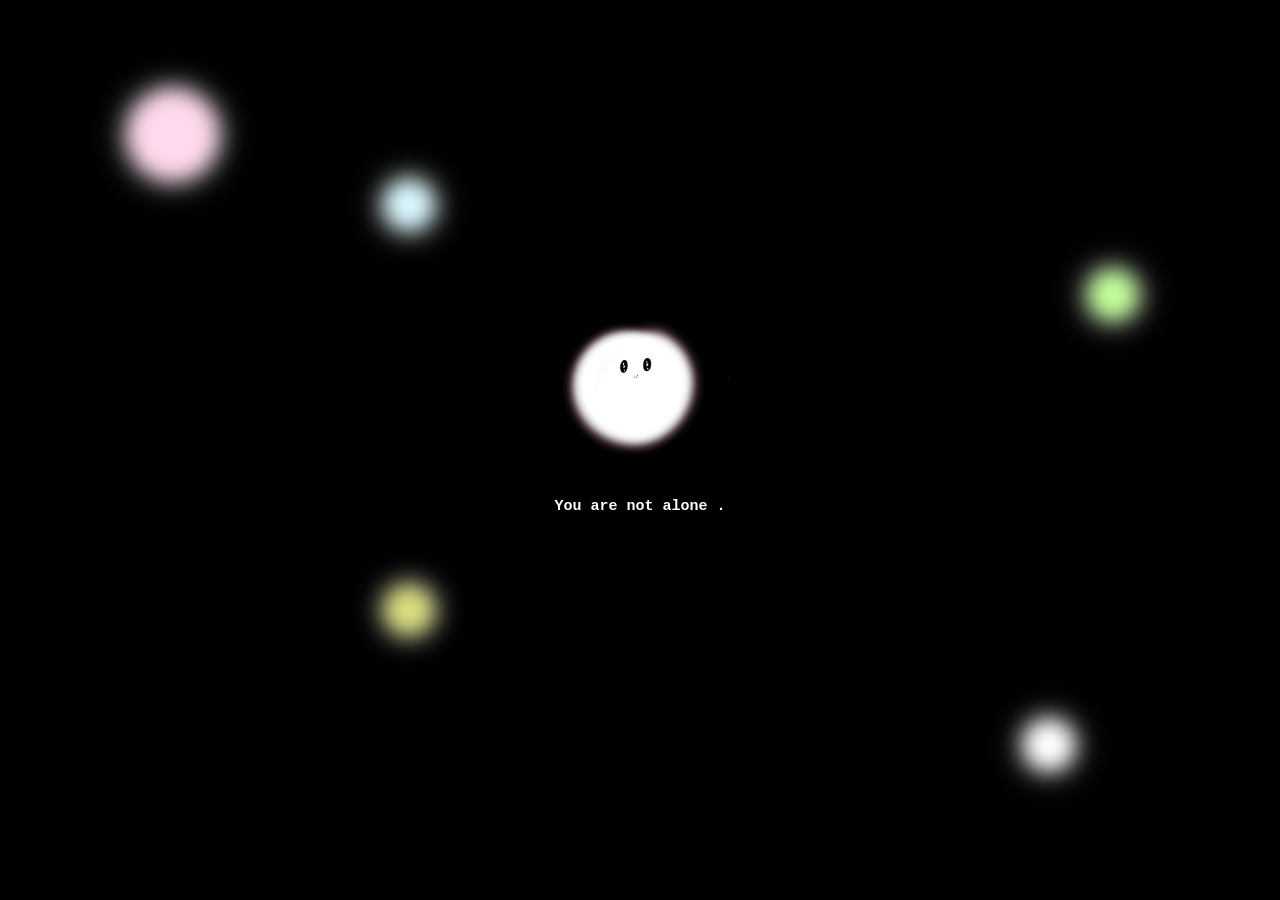
<file: index.html>
<!DOCTYPE html>
<html lang="en">
<head>
    <meta charset="UTF-8">
    <meta name="viewport" content="width=device-width, initial-scale=1.0">
    <link rel="stylesheet" href="css/welcome.css">
      <link rel="icon" type="image/png" href="assets/images/smile.PNG">
    <title>Hikari</title>
</head>
<body>


<div class="main-background">
  <div class="firefly one"></div>
   <div class="firefly two"></div>
   <div class="firefly three"></div>
  <div class="firefly four"></div>
  <div class="firefly five"></div>
  

</div>
    <div class="main-container">

<img src="assets/images/smiley.PNG"  id="hikari-smile">

<h2 id="welcome">You are not alone . </h2>

<button id="begin">Begin</button>


    </div>
     <script src="js/welcome.js"></script>
</body>
</html>
</file>
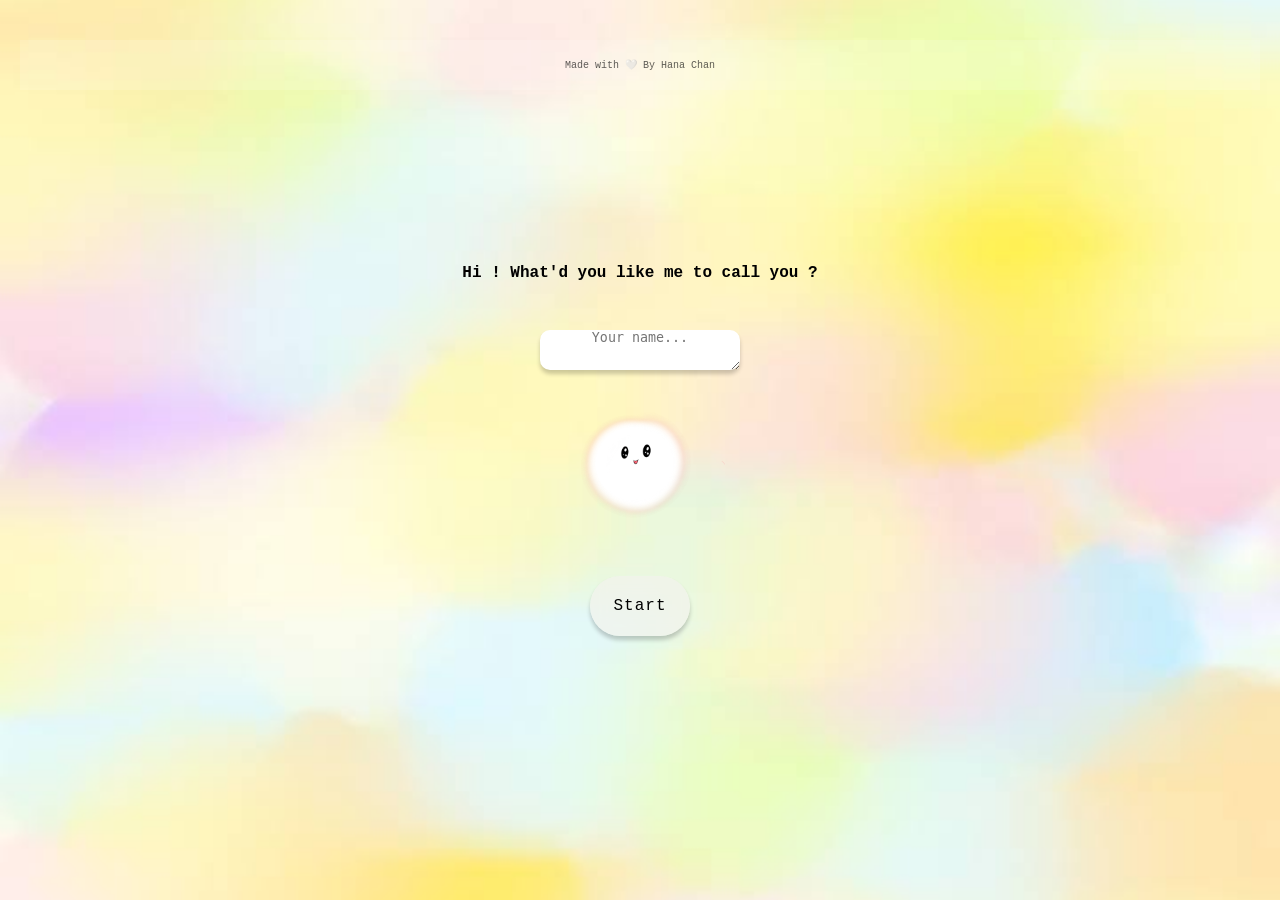
<file: home.html>
<!DOCTYPE html>
<html lang="en">
<head>
    <meta charset="UTF-8">
    <meta name="viewport" content="width=device-width, initial-scale=1.0">
     <link rel="stylesheet" href="css/mood.css">
     <link rel="icon" type="image/png" href="assets/images/smile.PNG">
     
    <title>Hikari</title>
</head>
<body>
<div  class="home-container">

    <!--*************************Mood Check*************************-->
<div class="mood-container">
    <h1 id="hi"></h1>
    <h2 id="title">Which Hikari looks like you today? </h2>
    <div class="main-container">



  <div class="img-container"> 

    <img src="assets/images/cryH.PNG" data-mood="cry" class="mood">
    <img src="assets/images/sad.PNG" data-mood="sad" class="mood">
    <img src="assets/images/mad.PNG" data-mood="mad" class="mood">
    <img src="assets/images/smile.PNG" data-mood="smile" class="mood">
    <img src="assets/images/happy.PNG" data-mood="happy" class="mood">




  </div>


  <p id="message"></p>
  




    </div>
</div>
      <!--************************* End Of Mood Check*************************-->






          <!--*************************  Buttons *************************-->
<div class="buttons">

    
        <a href="html/affirmations.html" class=" btn aff-btn"> Affirmations </a>

        <a href="html/journal.html" class=" btn journal-btn"> Journal </a>


        <a href="html/sounds.html" class="btn  sounds-btn"> Sounds </a>

          <a href="html/gamesMain.html" class="btn games-btn"> Games </a>


          
          

         

    
        </div>















          
          <!--************************* End Of  Buttons *************************-->


</div>

               <!--************************* Enter your name *************************-->

      <div class="name-screen">

               <h2 id="enter">Hi ! What'd you like me to call you ?  </h2>
                <textarea id="area" placeholder="Your name..."></textarea>

                 <img src="assets/images/happy.PNG"  id="hikari-happy">

                 <button id="start">Start</button>
     </div>
                 <!--************************* End of Enter your name *************************-->


                 <footer>Made with 🤍 By Hana Chan</footer>
    <script src="js/mood.js"></script>
     
   <script src="js/homeName.js"></script>

    
</body>
</html>
</file>
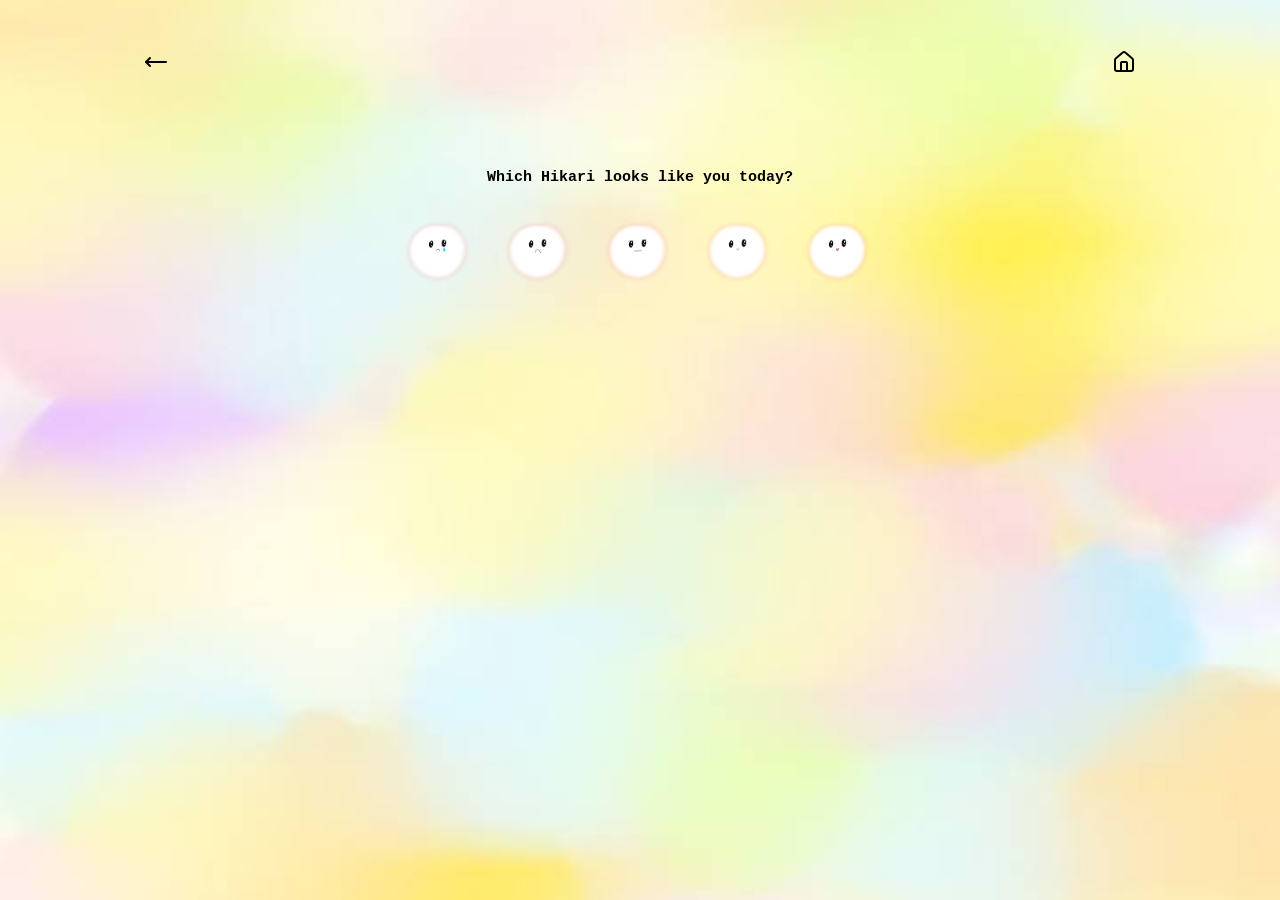
<file: mood.html>
<!DOCTYPE html>
<html lang="en">
<head>
    <meta charset="UTF-8">
    <meta name="viewport" content="width=device-width, initial-scale=1.0">
    <link rel="stylesheet" href="../css/mood.css">
    <link rel="stylesheet" href="../nav.css">
    <div class="nav-buttons">
    <div class="go-back"><svg xmlns="http://www.w3.org/2000/svg" width="24" height="24" viewBox="0 0 24 24" fill="none" stroke="currentColor" stroke-width="2" stroke-linecap="round" stroke-linejoin="round" class="lucide lucide-move-left-icon lucide-move-left"><path d="M6 8L2 12L6 16"/><path d="M2 12H22"/></svg></div>
    <div class="home" data-home="../home.html"><svg xmlns="http://www.w3.org/2000/svg" width="24" height="24" viewBox="0 0 24 24" fill="none" stroke="currentColor" stroke-width="2" stroke-linecap="round" stroke-linejoin="round" class="lucide lucide-house-icon lucide-house"><path d="M15 21v-8a1 1 0 0 0-1-1h-4a1 1 0 0 0-1 1v8"/><path d="M3 10a2 2 0 0 1 .709-1.528l7-6a2 2 0 0 1 2.582 0l7 6A2 2 0 0 1 21 10v9a2 2 0 0 1-2 2H5a2 2 0 0 1-2-2z"/></svg></div>
</div>

    <title>Mood</title>
</head>
<body>
<div class="mood-container">
    <h2 id="title">Which Hikari looks like you today? </h2>
    <div class="main-container">



  <div class="img-container"> 

    <img src="../assets/images/cryH.PNG" data-mood="cry" class="mood">
    <img src="../assets/images/sad.PNG" data-mood="sad" class="mood">
    <img src="../assets/images/mad.PNG" data-mood="mad" class="mood">
    <img src="../assets/images/smile.PNG" data-mood="smile" class="mood">
    <img src="../assets/images/happy.PNG" data-mood="happy" class="mood">




  </div>


  <p id="message"></p>
  

</div>


    </div>
    <script src="../js/mood.js"></script>
    
</body>
</html>
</file>
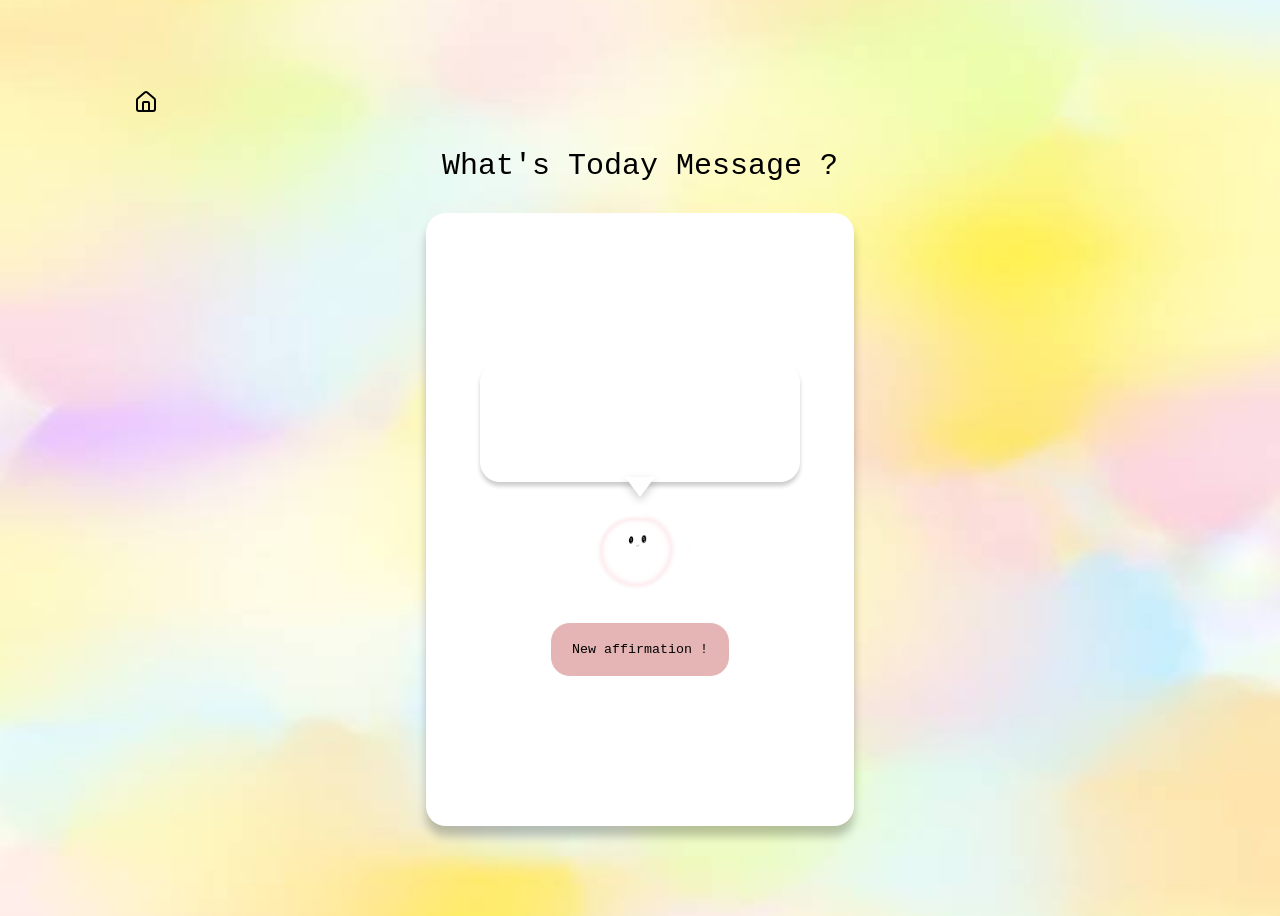
<file: html/affirmations.html>
<!DOCTYPE html>
<html lang="en">
<head>
    <meta charset="UTF-8">
    <meta name="viewport" content="width=device-width, initial-scale=1.0">
    <link rel="stylesheet" href="../css/aff.css">
     <link rel="stylesheet" href="../nav.css">
      <link rel="icon" type="image/png" href="../assets/images/smile.PNG">
    <title>Affirmations</title>
</head>
<body>
    <div class="home-button">
    
    <div class="home" data-home="../home.html"><svg xmlns="http://www.w3.org/2000/svg" width="24" height="24" viewBox="0 0 24 24" fill="none" stroke="currentColor" stroke-width="2" stroke-linecap="round" stroke-linejoin="round" class="lucide lucide-house-icon lucide-house"><path d="M15 21v-8a1 1 0 0 0-1-1h-4a1 1 0 0 0-1 1v8"/><path d="M3 10a2 2 0 0 1 .709-1.528l7-6a2 2 0 0 1 2.582 0l7 6A2 2 0 0 1 21 10v9a2 2 0 0 1-2 2H5a2 2 0 0 1-2-2z"/></svg></div>
</div>

    <div class="title">What's Today Message ?</div>

     <div class="main-container">
<div class="display"></div>


<img src="../assets/images/smiley.PNG"  id="hikari-smile">
 <button class="new-affirmation"> New affirmation !</button>

     </div>



     <script src="../js/aff.js"></script>
       <script src="../navigation.js"></script>
</body>
</html>
</file>
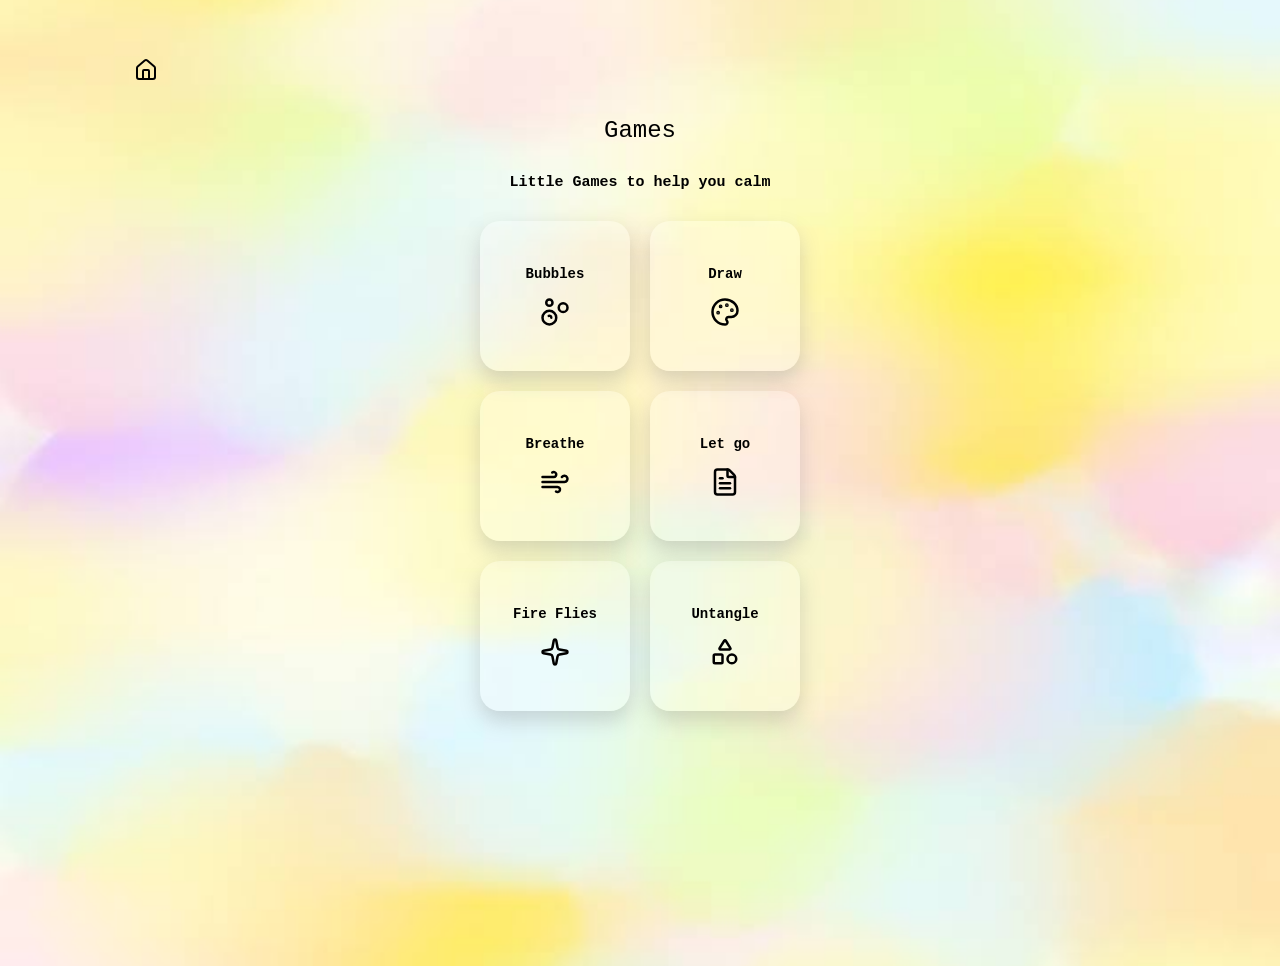
<file: html/gamesMain.html>
<!DOCTYPE html>
<html lang="en">
<head>
    <meta charset="UTF-8">
    <meta name="viewport" content="width=device-width, initial-scale=1.0">
    <title> Little Games</title>
    <link rel="stylesheet" href="../css/gamesmain.css">
    <link rel="stylesheet" href="../nav.css">
     <link rel="icon" type="image/png" href="../assets/images/smile.PNG">
</head>
<body>
            <div class="home-button">
    
    <div class="home" data-home="../home.html"><svg xmlns="http://www.w3.org/2000/svg" width="24" height="24" viewBox="0 0 24 24" fill="none" stroke="currentColor" stroke-width="2" stroke-linecap="round" stroke-linejoin="round" class="lucide lucide-house-icon lucide-house"><path d="M15 21v-8a1 1 0 0 0-1-1h-4a1 1 0 0 0-1 1v8"/><path d="M3 10a2 2 0 0 1 .709-1.528l7-6a2 2 0 0 1 2.582 0l7 6A2 2 0 0 1 21 10v9a2 2 0 0 1-2 2H5a2 2 0 0 1-2-2z"/></svg></div>
</div>

<div class="title">Games</div>
<div class="desc">Little Games to help you calm</div>
    <div class="cards">
    <a class=" card bubble" href="../html/games/bubble.html">
    <span>Bubbles</span>
    <img src="../assets/icons/bubbles.svg" alt="Bubbles">
</a>

<a class=" card draw" href="../html/games/draw.html">
    <span>Draw</span>
    <img src="../assets/icons/palette.svg" alt="Draw">
</a>

<a class=" card breath" href="../html/games/breath.html">
    <span>Breathe</span>
    <img src="../assets/icons/wind.svg" alt="Breathe">
</a>

<a class="card letgo" href="../html/games/letgo.html">
    <span>Let go</span>
    <img src="../assets/icons/file-text.svg" alt="Let go">
</a>

<a class="card stars" href="../html/games/fireflies.html">
    <span>Fire Flies</span>
    <img src="../assets/icons/sparkle.svg" alt="Stars">
</a>

<a class="card untangle" href="../html/games/untangle.html">
    <span>Untangle</span>
    <img src="../assets/icons/shapes.svg" alt="Untangle">
</a>
    </div>

     <script src="../navigation.js"></script>
</body>
</html>
</file>
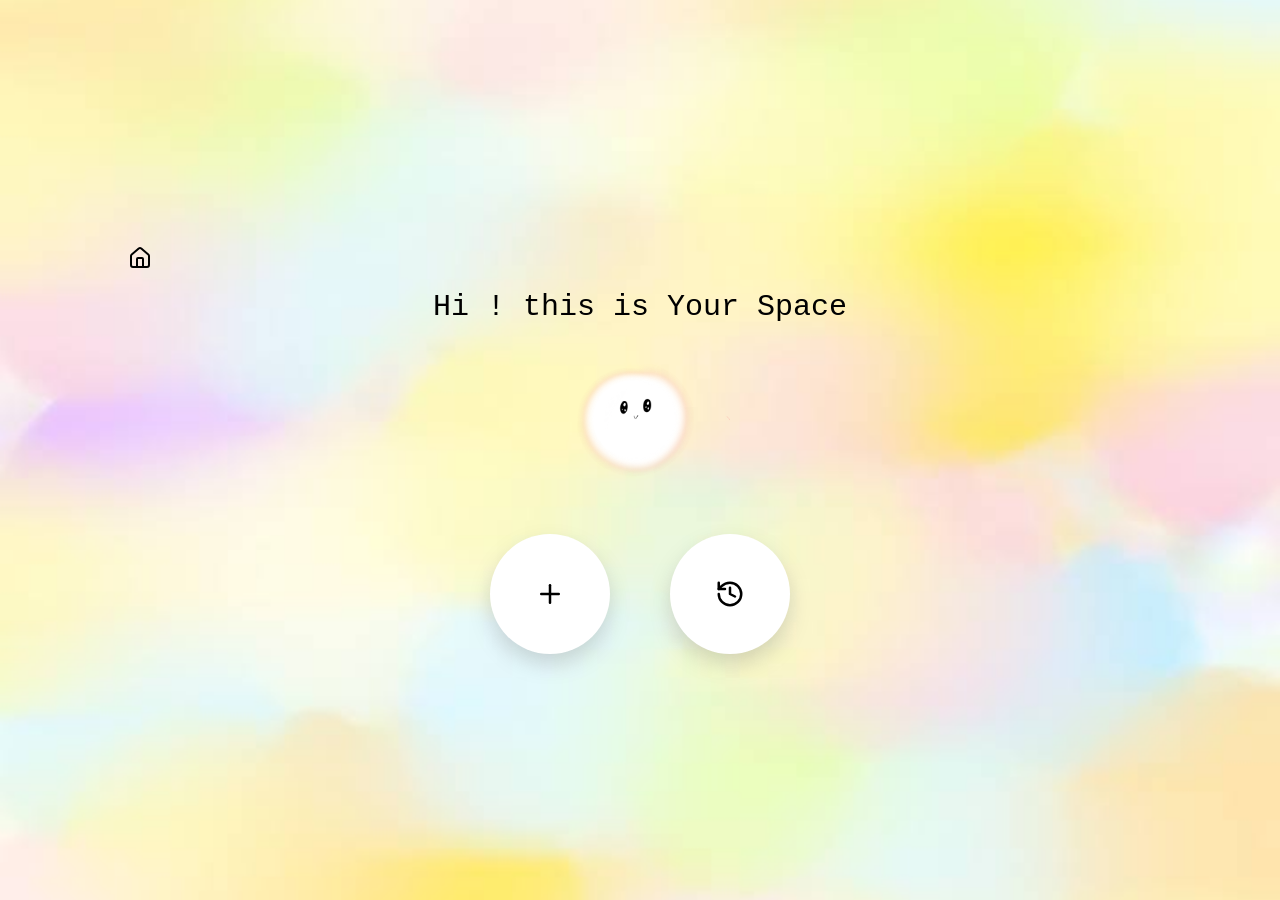
<file: html/journal.html>
<!DOCTYPE html>
<html lang="en">
<head>
    <meta charset="UTF-8">
    <meta name="viewport" content="width=device-width, initial-scale=1.0">
    <link rel="stylesheet" href="../css/styleJ.css">
    <link rel="stylesheet" href="../nav.css">
     <link rel="icon" type="image/png" href="../assets/images/smile.PNG">
    <title>My Journal</title>
</head>
<body>



     <!----------------------------Start of Journal screen---------------------------->
    <div class="journal-screen">

            <div class="nav-buttons">
    <div class="go-back"><svg xmlns="http://www.w3.org/2000/svg" width="24" height="24" viewBox="0 0 24 24" fill="none" stroke="currentColor" stroke-width="2" stroke-linecap="round" stroke-linejoin="round" class="lucide lucide-move-left-icon lucide-move-left"><path d="M6 8L2 12L6 16"/><path d="M2 12H22"/></svg></div>
    <div class="home" data-home="../home.html"><svg xmlns="http://www.w3.org/2000/svg" width="24" height="24" viewBox="0 0 24 24" fill="none" stroke="currentColor" stroke-width="2" stroke-linecap="round" stroke-linejoin="round" class="lucide lucide-house-icon lucide-house"><path d="M15 21v-8a1 1 0 0 0-1-1h-4a1 1 0 0 0-1 1v8"/><path d="M3 10a2 2 0 0 1 .709-1.528l7-6a2 2 0 0 1 2.582 0l7 6A2 2 0 0 1 21 10v9a2 2 0 0 1-2 2H5a2 2 0 0 1-2-2z"/></svg></div>
</div>

    <div class="title">Take your time</div>

    <div class="main-container">

    <textarea  id=area placeholder="Write anything..."></textarea>

<div class="buttons journal">

    <button id="submit">
<svg xmlns="http://www.w3.org/2000/svg" width="24" height="24" viewBox="0 0 24 24" fill="none" stroke="currentColor" stroke-width="2" stroke-linecap="round" stroke-linejoin="round" class="lucide lucide-check-icon lucide-check"><path d="M20 6 9 17l-5-5"/></svg>

    </button>

<!--
    <button id="attach">

<svg xmlns="http://www.w3.org/2000/svg" width="24" height="24" viewBox="0 0 24 24" fill="none" stroke="currentColor" stroke-width="2" stroke-linecap="round" stroke-linejoin="round" class="lucide lucide-paperclip-icon lucide-paperclip"><path d="m16 6-8.414 8.586a2 2 0 0 0 2.829 2.829l8.414-8.586a4 4 0 1 0-5.657-5.657l-8.379 8.551a6 6 0 1 0 8.485 8.485l8.379-8.551"/></svg>

    </button>

-->

<!--
    <button id="change-color">

<svg xmlns="http://www.w3.org/2000/svg" width="24" height="24" viewBox="0 0 24 24" fill="none" stroke="currentColor" stroke-width="2" stroke-linecap="round" stroke-linejoin="round" class="lucide lucide-palette-icon lucide-palette"><path d="M12 22a1 1 0 0 1 0-20 10 9 0 0 1 10 9 5 5 0 0 1-5 5h-2.25a1.75 1.75 0 0 0-1.4 2.8l.3.4a1.75 1.75 0 0 1-1.4 2.8z"/><circle cx="13.5" cy="6.5" r=".5" fill="currentColor"/><circle cx="17.5" cy="10.5" r=".5" fill="currentColor"/><circle cx="6.5" cy="12.5" r=".5" fill="currentColor"/><circle cx="8.5" cy="7.5" r=".5" fill="currentColor"/></svg>

    </button>
-->
</div>

    </div>


    <div class="frame">

<h3 id="journal-thx">Thank you for sharing this with me </h3>

<img src="../assets/images/smiley.PNG"  id="hikari-smile">


    </div>




    </div>


    <!----------------------------End of Journal screen---------------------------->


    <!----------------------------Start of Main Screen ---------------------------->
 

    <div class="main-screen show">

            <div class="home-button">
    
    <div class="home" data-home="../home.html"><svg xmlns="http://www.w3.org/2000/svg" width="24" height="24" viewBox="0 0 24 24" fill="none" stroke="currentColor" stroke-width="2" stroke-linecap="round" stroke-linejoin="round" class="lucide lucide-house-icon lucide-house"><path d="M15 21v-8a1 1 0 0 0-1-1h-4a1 1 0 0 0-1 1v8"/><path d="M3 10a2 2 0 0 1 .709-1.528l7-6a2 2 0 0 1 2.582 0l7 6A2 2 0 0 1 21 10v9a2 2 0 0 1-2 2H5a2 2 0 0 1-2-2z"/></svg></div>
</div>

<div id="title-main">Hi ! this is Your Space </div>
<img  id= "hikari-smileMain" src="../assets/images/smile.PNG">


    <div class="buttons-container"> 
  <div class="add-journal">

<svg xmlns="http://www.w3.org/2000/svg" width="24" height="24" viewBox="0 0 24 24" fill="none" stroke="currentColor" stroke-width="2" stroke-linecap="round" stroke-linejoin="round" class="lucide lucide-plus-icon lucide-plus"><path d="M5 12h14"/><path d="M12 5v14"/></svg>

  </div>



    <div class="history-journal">

<svg xmlns="http://www.w3.org/2000/svg" width="24" height="24" viewBox="0 0 24 24" fill="none" stroke="currentColor" stroke-width="2" stroke-linecap="round" stroke-linejoin="round" class="lucide lucide-rotate-ccw-clock-icon lucide-rotate-ccw-clock"><path d="M3 12a9 9 0 1 0 9-9 9.75 9.75 0 0 0-6.74 2.74L3 8"/><path d="M3 3v5h5"/><path d="M12 7v5l4 2"/></svg>

  </div>

    </div>


</div>
    
   <!----------------------------End of Main Screen ---------------------------->

<div class="history-screen">
        <div class="nav-buttons">
    <div class="go-back"><svg xmlns="http://www.w3.org/2000/svg" width="24" height="24" viewBox="0 0 24 24" fill="none" stroke="currentColor" stroke-width="2" stroke-linecap="round" stroke-linejoin="round" class="lucide lucide-move-left-icon lucide-move-left"><path d="M6 8L2 12L6 16"/><path d="M2 12H22"/></svg></div>
    <div class="home" data-home="../home.html"><svg xmlns="http://www.w3.org/2000/svg" width="24" height="24" viewBox="0 0 24 24" fill="none" stroke="currentColor" stroke-width="2" stroke-linecap="round" stroke-linejoin="round" class="lucide lucide-house-icon lucide-house"><path d="M15 21v-8a1 1 0 0 0-1-1h-4a1 1 0 0 0-1 1v8"/><path d="M3 10a2 2 0 0 1 .709-1.528l7-6a2 2 0 0 1 2.582 0l7 6A2 2 0 0 1 21 10v9a2 2 0 0 1-2 2H5a2 2 0 0 1-2-2z"/></svg></div>
</div>

    <h2>My Journals</h2>

    <div class="history-container"></div>

    

</div>





    <script src="../js/j.js"></script>
     <script src="../navigation.js"></script>
    
</body>
</html>
</file>
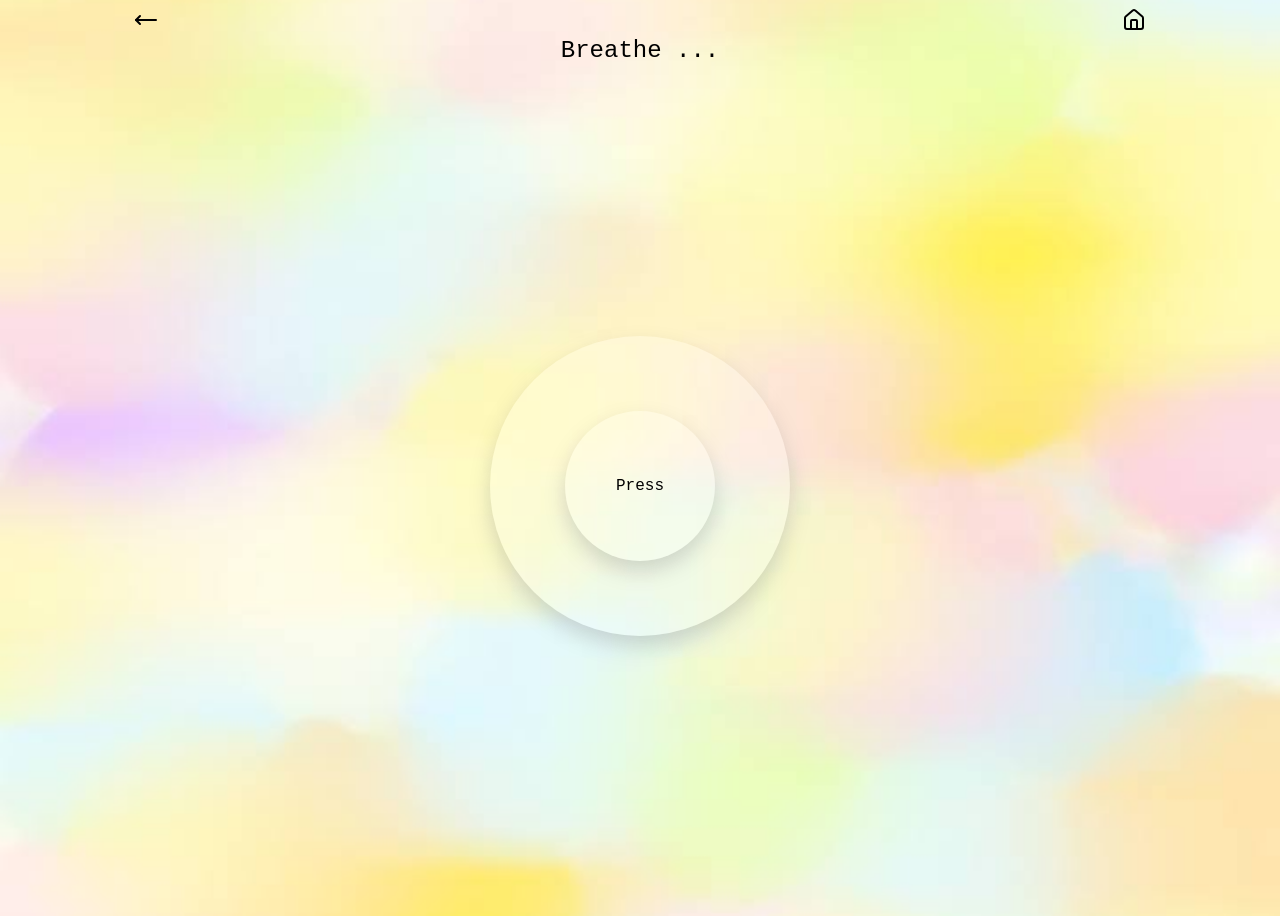
<file: html/games/breath.html>
<!DOCTYPE html>
<html lang="en">
<head>
    <meta charset="UTF-8">
    <meta name="viewport" content="width=device-width, initial-scale=1.0">
    <link rel="stylesheet" href="../../css/games/breath.css">
    <link rel="stylesheet" href="../../nav.css">

    <title>Breathe</title>
</head>
<body>

    <div class="nav-buttons">
    <div class="go-back"><svg xmlns="http://www.w3.org/2000/svg" width="24" height="24" viewBox="0 0 24 24" fill="none" stroke="currentColor" stroke-width="2" stroke-linecap="round" stroke-linejoin="round" class="lucide lucide-move-left-icon lucide-move-left"><path d="M6 8L2 12L6 16"/><path d="M2 12H22"/></svg></div>
    <div class="home" data-home="../../home.html"><svg xmlns="http://www.w3.org/2000/svg" width="24" height="24" viewBox="0 0 24 24" fill="none" stroke="currentColor" stroke-width="2" stroke-linecap="round" stroke-linejoin="round" class="lucide lucide-house-icon lucide-house"><path d="M15 21v-8a1 1 0 0 0-1-1h-4a1 1 0 0 0-1 1v8"/><path d="M3 10a2 2 0 0 1 .709-1.528l7-6a2 2 0 0 1 2.582 0l7 6A2 2 0 0 1 21 10v9a2 2 0 0 1-2 2H5a2 2 0 0 1-2-2z"/></svg></div>
</div>


        <div class="title">Breathe ... </div>

        <div class="main-container">
     
             <div class="circle c1"> </div>
    
                <div class="circle c2">Press</div>


            



        </div>
    <script src="../../js/games/breath.js"></script>
    
 <script src="../../navigation.js"></script>

</body>
</html>
</file>
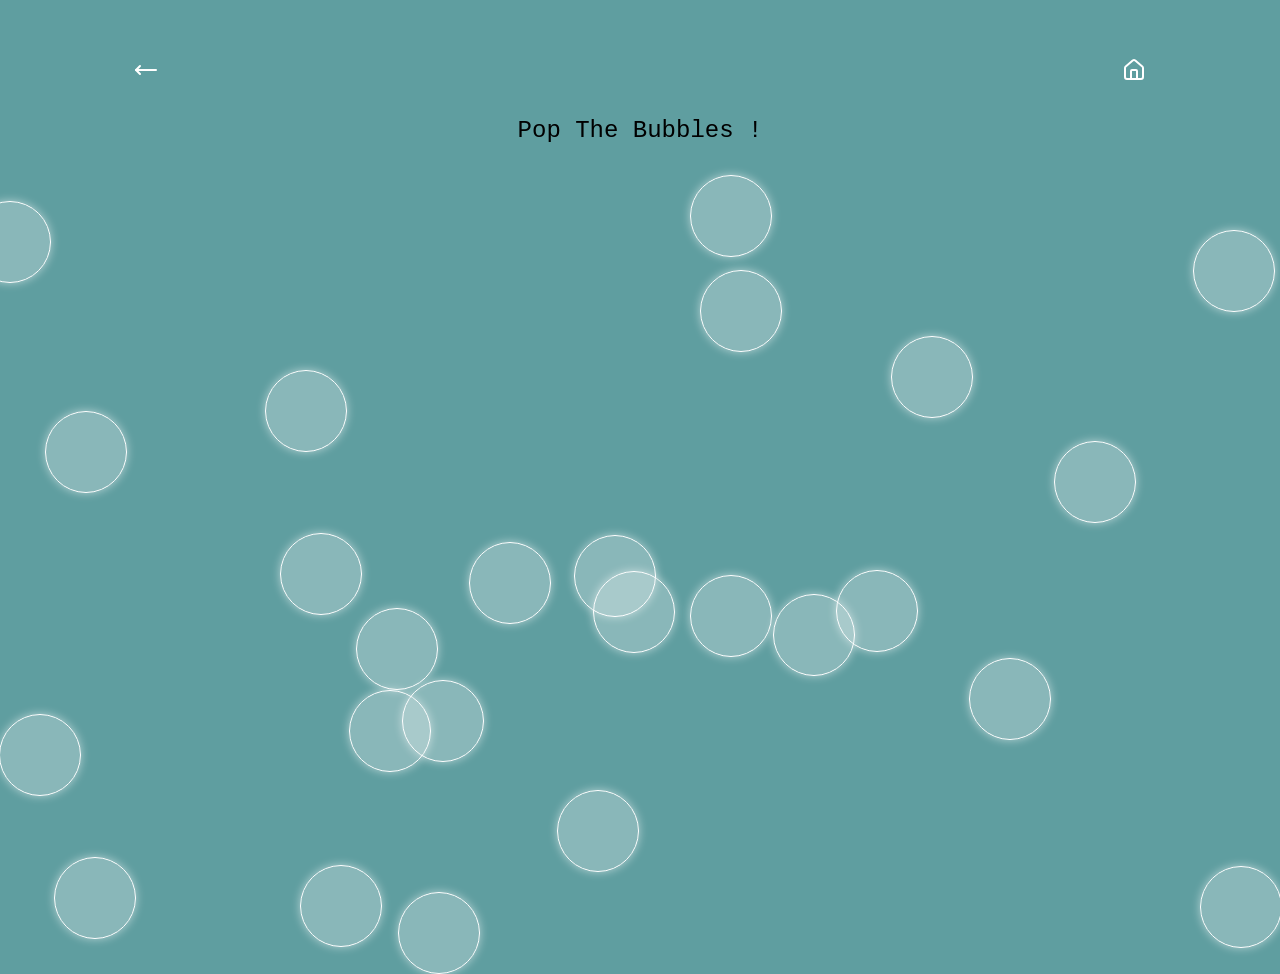
<file: html/games/bubble.html>
<!DOCTYPE html>
<html lang="en">
<head>
    <meta charset="UTF-8">
    <meta name="viewport" content="width=device-width, initial-scale=1.0">
    <link rel="stylesheet" href="../../css/games/bubble.css">
    <link rel="stylesheet" href="../../nav.css">
    <title>Bubbles</title>
</head>
<body>
        <div class="nav-buttons">
    <div class="go-back"><svg xmlns="http://www.w3.org/2000/svg" width="24" height="24" viewBox="0 0 24 24" fill="none" stroke="currentColor" stroke-width="2" stroke-linecap="round" stroke-linejoin="round" class="lucide lucide-move-left-icon lucide-move-left"><path d="M6 8L2 12L6 16"/><path d="M2 12H22"/></svg></div>
    <div class="home" data-home="../../home.html"><svg xmlns="http://www.w3.org/2000/svg" width="24" height="24" viewBox="0 0 24 24" fill="none" stroke="currentColor" stroke-width="2" stroke-linecap="round" stroke-linejoin="round" class="lucide lucide-house-icon lucide-house"><path d="M15 21v-8a1 1 0 0 0-1-1h-4a1 1 0 0 0-1 1v8"/><path d="M3 10a2 2 0 0 1 .709-1.528l7-6a2 2 0 0 1 2.582 0l7 6A2 2 0 0 1 21 10v9a2 2 0 0 1-2 2H5a2 2 0 0 1-2-2z"/></svg></div>
</div>

    <div class="title">Pop The Bubbles !</div>
    
<div class="play-ground">



</div>

<script src="../../js/games/bubble.js"></script>
<script src="../../navigation.js"></script>
</body>
</html>
</file>
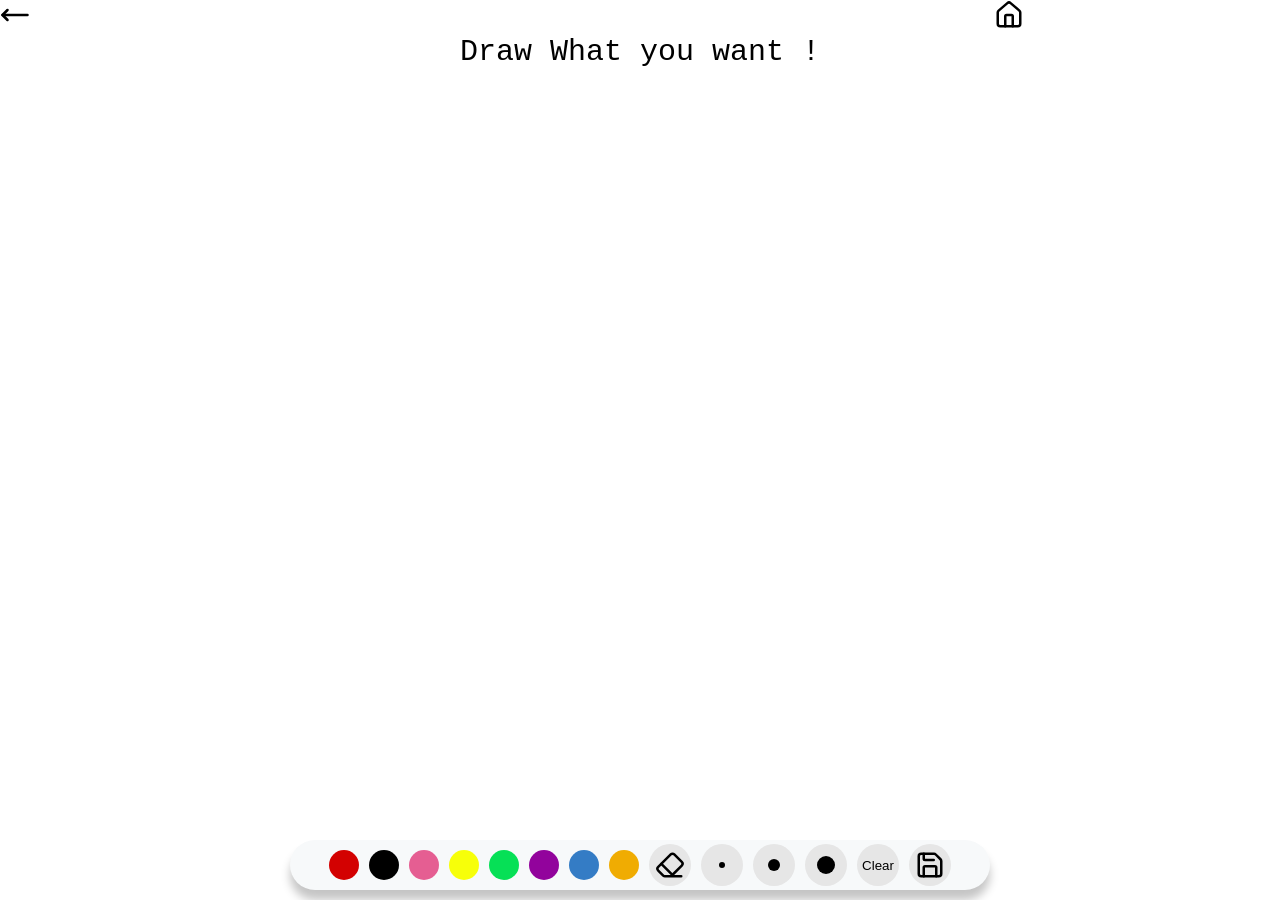
<file: html/games/draw.html>
<!DOCTYPE html>
<html lang="en">
<head>
    <meta charset="UTF-8">
    <meta name="viewport" content="width=device-width, initial-scale=1.0">
     <link rel="stylesheet" href="../../css/games/draw.css">
     <link rel="stylesheet" href="../../nav.css">
    <title>Draw</title>
</head>
<body>
       <div class="nav-buttons">
    <div class="go-back"><svg xmlns="http://www.w3.org/2000/svg" width="24" height="24" viewBox="0 0 24 24" fill="none" stroke="currentColor" stroke-width="2" stroke-linecap="round" stroke-linejoin="round" class="lucide lucide-move-left-icon lucide-move-left"><path d="M6 8L2 12L6 16"/><path d="M2 12H22"/></svg></div>
    <div class="home" data-home="../../home.html"><svg xmlns="http://www.w3.org/2000/svg" width="24" height="24" viewBox="0 0 24 24" fill="none" stroke="currentColor" stroke-width="2" stroke-linecap="round" stroke-linejoin="round" class="lucide lucide-house-icon lucide-house"><path d="M15 21v-8a1 1 0 0 0-1-1h-4a1 1 0 0 0-1 1v8"/><path d="M3 10a2 2 0 0 1 .709-1.528l7-6a2 2 0 0 1 2.582 0l7 6A2 2 0 0 1 21 10v9a2 2 0 0 1-2 2H5a2 2 0 0 1-2-2z"/></svg></div>
</div>
  
 <div class="title">Draw What you want !</div>
    <canvas  class="canvas">

    </canvas>
 <div class="main-container">
     <div class="tap">


        <button class="tool-btn color red draw-tool"></button>
        <button class="tool-btn color black draw-tool"></button>
        <button class="tool-btn color pink draw-tool"></button>
        <button class="tool-btn color yellow draw-tool"></button>
        <button class="tool-btn color green draw-tool"></button>
        <button class="tool-btn color purple draw-tool"></button>
        <button class="tool-btn color blue draw-tool"></button>
        <button class="tool-btn color orange draw-tool"></button>

        <button class="tool-btn eraser draw-tool ">

        <svg xmlns="http://www.w3.org/2000/svg" width="24" height="24" viewBox="0 0 24 24" fill="none" stroke="currentColor" stroke-width="2" stroke-linecap="round" stroke-linejoin="round" class="lucide lucide-eraser-icon lucide-eraser"><path d="M21 21H8a2 2 0 0 1-1.42-.587l-3.994-3.999a2 2 0 0 1 0-2.828l10-10a2 2 0 0 1 2.829 0l5.999 6a2 2 0 0 1 0 2.828L12.834 21"/><path d="m5.082 11.09 8.828 8.828"/></svg>
       
        </button>


        <button class="tool-btn size small" data-size="3">
           <span class="dot small-dot"></span>
        </button>
        <button class="tool-btn size medium" data-size="10">    <span class="dot medium-dot"></span></button>
        <button class="tool-btn size large" data-size="20">    <span class="dot large-dot"></span></button>
        
        <button class="tool-btn clear">Clear</button>
         <button class="tool-btn save">
        <svg xmlns="http://www.w3.org/2000/svg" width="24" height="24" viewBox="0 0 24 24" fill="none" stroke="currentColor" stroke-width="2" stroke-linecap="round" stroke-linejoin="round" class="lucide lucide-save-icon lucide-save"><path d="M15.2 3a2 2 0 0 1 1.4.6l3.8 3.8a2 2 0 0 1 .6 1.4V19a2 2 0 0 1-2 2H5a2 2 0 0 1-2-2V5a2 2 0 0 1 2-2z"/><path d="M17 21v-7a1 1 0 0 0-1-1H8a1 1 0 0 0-1 1v7"/><path d="M7 3v4a1 1 0 0 0 1 1h7"/></svg>

        </button>


     </div>
       
      

</div>
    <script src="../../js/games/draw.js"></script>
    <script src="../../navigation.js"></script>
</body>
</html>
</file>
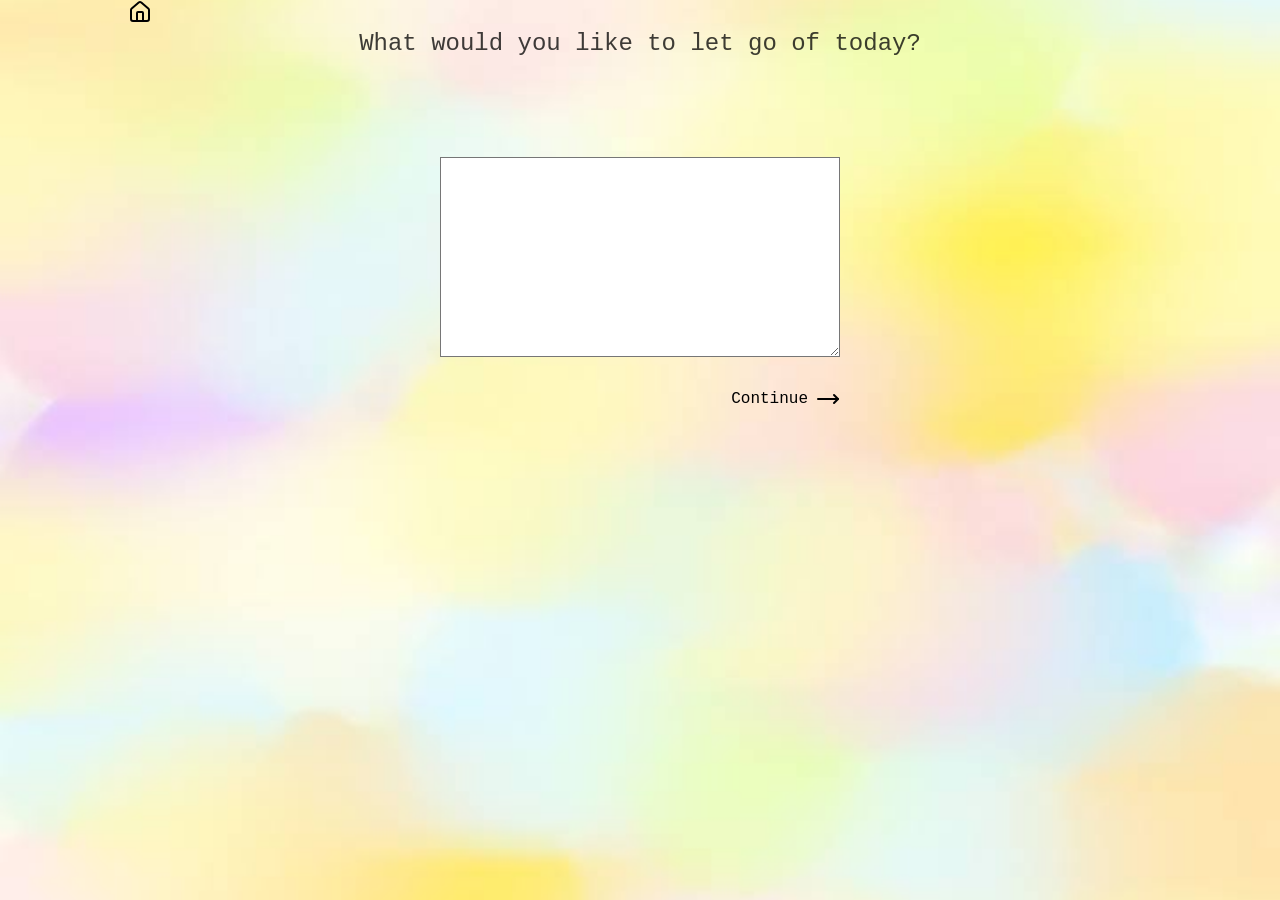
<file: html/games/letgo.html>
<!DOCTYPE html>
<html lang="en">
<head>
    <meta charset="UTF-8">
    <meta name="viewport" content="width=device-width, initial-scale=1.0">
    <link rel="stylesheet" href="../../css/games/letgo.css">
    <link rel="stylesheet" href="../../nav.css">
    <title>Let Go</title>
</head>
<body>
      <div class="nav-buttons">
   
    <div class="home" data-home="../../home.html"><svg xmlns="http://www.w3.org/2000/svg" width="24" height="24" viewBox="0 0 24 24" fill="none" stroke="currentColor" stroke-width="2" stroke-linecap="round" stroke-linejoin="round" class="lucide lucide-house-icon lucide-house"><path d="M15 21v-8a1 1 0 0 0-1-1h-4a1 1 0 0 0-1 1v8"/><path d="M3 10a2 2 0 0 1 .709-1.528l7-6a2 2 0 0 1 2.582 0l7 6A2 2 0 0 1 21 10v9a2 2 0 0 1-2 2H5a2 2 0 0 1-2-2z"/></svg></div>
</div>

    <div class="write-screen">
        <div class="title">What would you like to let go of today? </div>

        <div class="main-container">
     
          <textarea class="paper" placeholder="Write anything...">

          </textarea>

<button class="continue-btn">
           <span>Continue</span>
        <svg xmlns="http://www.w3.org/2000/svg" width="24" height="24" viewBox="0 0 24 24" fill="none" stroke="currentColor" stroke-width="2" stroke-linecap="round" stroke-linejoin="round" class="lucide lucide-move-right-icon lucide-move-right"><path d="M18 8L22 12L18 16"/><path d="M2 12H22"/></svg>
                    
       
</button>
 </div>

    </div>




    <!--****************************************************************************-->

  <div class="choose-screen">

   <h2 id="choose">How would you like to let it go?</h2>
    <div class="choices">

        <div class="cards cut"> Cut </div>
        <div class=" cards burn">Burn </div>
        <div class="cards blow"> Blow Away</div>

    </div>



  </div>


  <div class="hikari-choice">

<span id="msg">Take your time.</span>
<img  id= "hikari-smile" src="../../assets/images/smiley.PNG">


  </div>


  
<button class="continue2">
           <span>Let it go</span>
        <svg xmlns="http://www.w3.org/2000/svg" width="24" height="24" viewBox="0 0 24 24" fill="none" stroke="currentColor" stroke-width="2" stroke-linecap="round" stroke-linejoin="round" class="lucide lucide-move-right-icon lucide-move-right"><path d="M18 8L22 12L18 16"/><path d="M2 12H22"/></svg>
                    
       
</button>
  

    <!--******************************************for burning msg**********************************-->

  <div class="animation-screen"> 

    
<img src="../../assets/icons/lighter.svg" class="lighter">

<div class="paper2">  <p id="paperText"></p></div>

<div class="fire"></div>







    
  </div>


<div class="blow-screen">



    <div class="paper-blow">

         <div id="paperTextBlow"></div>

    </div>

        <button id="blowBtn">
        Blow
      </button>

  

</div>




<div class="cut-screen">



    <div class="paper-cut">
      
   


    <div class="paper-left">
    
    </div>
 <div id="paperTextCut"></div>
    <div class="paper-right"></div>

</div>

  <img src="../../assets/icons/scissors.svg" class="scissors">

</div>



  

    <!--****************************************************************************-->

  <div class="finish-screen">




<span id="msgF">Thank you for letting it go </span>
<img  id= "hikari-smileF" src="../../assets/images/smiley.PNG">

<a  href="../../html/../home.html" id="take-me-home">Take Me Home</a>







    
  </div>




       
    <script src="../../js/games/letgo.js"></script>
    <script src="../../navigation.js"></script>
</body>
</html>
</file>
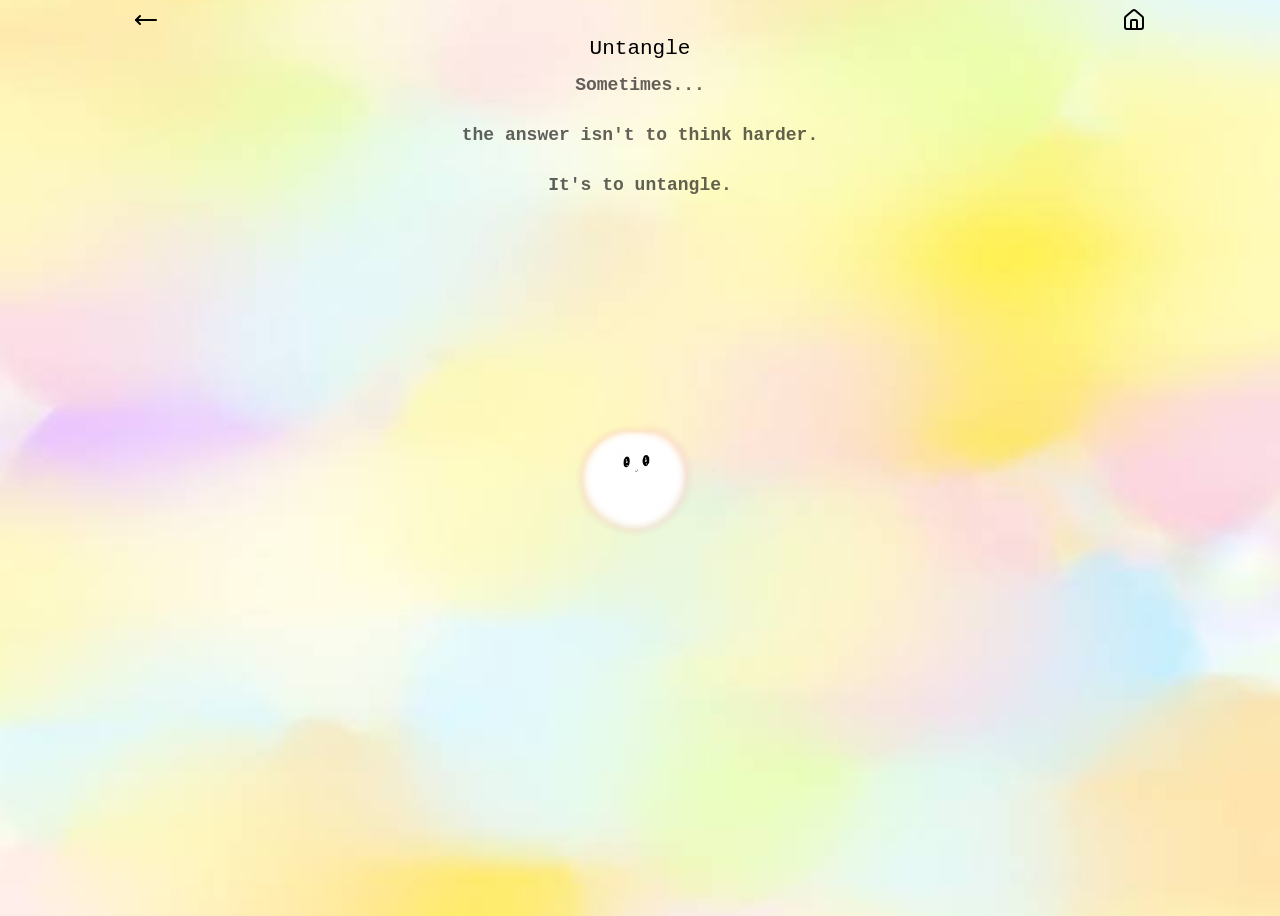
<file: html/games/untangle.html>
<!DOCTYPE html>
<html lang="en">
<head>
    <meta charset="UTF-8">
    <meta name="viewport" content="width=device-width, initial-scale=1.0">
     <link rel="stylesheet" href="../../css/games/untangle.css">
     <link rel="stylesheet" href="../../nav.css">
      <link rel="icon" type="image/png" href="../../assets/images/smile.PNG">
    <title>Untangle</title>
</head>
<body>
        <div class="nav-buttons">
    <div class="go-back"><svg xmlns="http://www.w3.org/2000/svg" width="24" height="24" viewBox="0 0 24 24" fill="none" stroke="currentColor" stroke-width="2" stroke-linecap="round" stroke-linejoin="round" class="lucide lucide-move-left-icon lucide-move-left"><path d="M6 8L2 12L6 16"/><path d="M2 12H22"/></svg></div>
    <div class="home" data-home="../../home.html"><svg xmlns="http://www.w3.org/2000/svg" width="24" height="24" viewBox="0 0 24 24" fill="none" stroke="currentColor" stroke-width="2" stroke-linecap="round" stroke-linejoin="round" class="lucide lucide-house-icon lucide-house"><path d="M15 21v-8a1 1 0 0 0-1-1h-4a1 1 0 0 0-1 1v8"/><path d="M3 10a2 2 0 0 1 .709-1.528l7-6a2 2 0 0 1 2.582 0l7 6A2 2 0 0 1 21 10v9a2 2 0 0 1-2 2H5a2 2 0 0 1-2-2z"/></svg></div>
</div>
   <div class="title">Untangle</div>

   <div class="start-text">
   <h2>Sometimes...</h2>
   <h2>the answer isn't to think harder.</h2>
   <h2>It's to untangle.</h2>
   <img  id= "hikari-smile" src="../../assets/images/smiley.PNG">
</div>


<canvas id="gameCanvas"></canvas>


 <script src="../../js/games/untangle.js"></script>
 <script src="../../navigation.js"></script>

</body>
</html>
</file>
<file: css/welcome.css>
*{margin:0;
  padding:0;
  box-sizing: border-box;

}


body{
    display: flex;
    flex-direction: column;
    height: 100vh;
    align-items: center;
    justify-content: center;
   gap: 30px;
    font-family: 'Courier New', Courier, monospace;
    
   background: url(../assets/images/bg.jpg);
   
      background-size: cover;
    background-position: center;
    z-index:-1;
 
    background-repeat: no-repeat;
    




}













.main-container{
  display: flex;
   flex-direction: column;
    align-items: center;
    justify-content: center;
 gap:20px;
 height:65vh;
 width:90%;
 max-width: 400px;
position:relative;
z-index: 1;


}


@keyframes fadein{

from{

opacity:0;

}

to{
opacity: 1;

}




}



#hikari-smile{

height:180px;
width:180px;

animation: fadein 2s ease-out;




}




#welcome{

color:white;
font-size: 15px;
opacity: 0;
animation: fadein 2s  ease-out 2s forwards;



}


.main-background{
   display: flex;
    flex-direction: column;
    height: 100vh;
    align-items: center;
    justify-content: center;
  background-color:#000;
  position: fixed;
inset: 0;
z-index: 0;
opacity: 1;

transition: opacity 5s ease;
  
  
}

.main-background.hide{
    opacity:0;
}




.firefly{
  background-color:#FCFF94;
  height:50px;
  width:50px;
  position: absolute;
  top:65%;
  left:30%;
filter: blur(10px);
border-radius:50%;
  animation: show 4s ease-out 0.7 forwards,   glow 2.3s ease-in-out 3.7s infinite;
  box-shadow:0 0 25px #ffff;
    opacity:0;
   
  
}


@keyframes show{
  from{
    opacity:0;

    
    
  }
  
  to{
    opacity:1;
        
    
    
  }
  
}




.two{
  position:absolute;
  top:10%;
  left:10%;
  height:90px;
  width:90px;
  background-color:#FFD9ED;
     animation: show 4s ease-out 1s forwards,   glow 2.3s ease-in-out  5s infinite;
  
    
  
  
  
}

.three{
   background-color:#D9F8FF; 
    position:absolute;
  top:20%;
  left:30%;
  animation: show 3s ease-out 2s forwards,   glow 2.3s ease-in-out  4.5s infinite;
  
}

.four{
     background-color:#C2FF99; 
    position:absolute;
  top:30%;
  left:85%;
    animation: show 2s ease-out 3s forwards,   glow 2.3s ease-in-out 3.5s infinite;
  
  
  
}

.five{
  
       background-color:#ffff; 
    position:absolute;
  top:80%;
  left:80%;
  animation: show 2s ease-out  3.5s forwards,   glow 2.3s ease-in-out  2.5s infinite;
  
  
}

@keyframes glow{
  
  0%{
    
    opacity:0.7;
    box-shadow: 0 0 25px #FCFF94;
    
  }

  50%{
    
     opacity:1;
    box-shadow: 0 0 100px #FCFF94;
    
  }

  100%{
    
     opacity:0.7;
      box-shadow: 0 0 25px #FCFF94;
    
  }
        
    
    
  }
  
  
  
  
  
#welcome.second-message{
    color:#191816;
    font-size:15px;
}


#begin{
    margin-top: 25px;
    padding: 12px 35px;
    border: none;
    border-radius: 30px;

    background: rgb(242, 240, 241);
    backdrop-filter: blur(8px);

    color: rgb(0, 0, 0);
    font-family: 'Courier New', Courier, monospace;
    font-size: 16px;
    letter-spacing: 1px;
    
opacity: 0;
    cursor: pointer;

  
transition:
    opacity 6s ease,
    transform 0.3s ease,
    box-shadow 0.3s ease;
}

#begin:hover{
    background: rgba(237, 237, 237, 0.895);
    transform: translateY(-3px);

    box-shadow: 0 0 20px rgb(255, 255, 255);
}

#begin:active{
    transform: scale(0.96);
}


#begin.show{
opacity: 1;

  
}
</file>
<file: css/mood.css>
*{margin:0;
  padding:0;

}


body {
    margin: 0;
    padding: 50px 20px;

    min-height: 100vh;
    box-sizing: border-box;

    display: flex;
    flex-direction: column;
    align-items: center;
    justify-content: flex-start;
    gap: 60px;

    font-family: 'Courier New', Courier, monospace;

    background: url(../assets/images/bg.jpg);
    background-repeat: no-repeat;
    background-position: center;
    background-size: cover;
}



.mood-container{

margin-top:30px;
 width:90%;
max-width:500px;
margin-bottom: 50px;



}

.buttons{
display: grid;
grid-template-columns: repeat(2,1fr);
gap:20px;



}

.btn{

padding: 14px 28px;
color:#000;
border-radius:20px;
box-shadow: 0 10px 20px rgba(129,129,130,0.3);
background: rgba(255,255,255,0.25);
display: inline-block;
text-decoration: none;
text-align: center;



}


#hi{

text-align: center;
padding-bottom: 15px;

}


#title{

font-size: 15px;
text-align: center;
 display: flex;
 justify-content: center;
  text-align: center;
  margin-bottom: 20px;




}



.img-container{
 display: flex;
    flex-direction: row;
    align-items: center;
    justify-content: center;






}


img{

height:100px;
width:100px;
cursor: pointer;
  transition: all 1s ease-in-out;



}

img.selected{

transform: scale(1.5);





}




#message{

font-size: 15px;
text-align: center;
 display: flex;
 justify-content: center;
 opacity: 0.8;
 transition:  1s ease-in;

}


img.fade{

transform: scale(0.5) ;
opacity:0;






}

#message.fadeM{opacity: 0;
    transition: 1s ease;

}



#enter{
  padding-bottom: 30px;
  font-size: 16px;
  

}


#area{

border:none;
height:40px;
width:200px;
background-color: #fff;
box-shadow: 0 4px 4px rgba(0,0,0,0.2);
border-radius: 10px;
text-align: center;



}


#hikari-happy{

height:170px;
width:170px;





}

#start{


  

     width:100px;
    height:60px;
    
    border: none;
    border-radius: 30px;

    background: rgba(242, 242, 237, 0.701);
    backdrop-filter: blur(8px);

    color: rgb(0, 0, 0);
    font-family: 'Courier New', Courier, monospace;
    font-size: 16px;
    letter-spacing: 1px;
    
    box-shadow: 0 4px 4px rgba(0,0,0,0.2);
    cursor: pointer;




}

#start:active{
    transform: scale(0.96);
}

/* Name screen */

.name-screen {
    position: fixed;
    top: 0;
    left: 0;

    width: 100%;
    height: 100%;

    display: flex;
    justify-content: center;
    align-items: center;
    flex-direction: column;
    gap: 18px;
}


/* Home */

.home-container {
    display: none;

    gap: 20px;
    flex-direction: column;
}


/* States */

.home-container.show {
    display: flex;
}

.home-container.hide {
    display: none;
}

.name-screen.show {
    display: flex;
}

.name-screen.hide {
    display: none;
}


/* =========================
   RESPONSIVE
   ========================= */


/*  Phone */
@media (max-width: 600px) {

    body {
        padding: 30px 15px;
        gap: 35px;
    }


    .mood-container {
        width: 100%;
        margin-top: 15px;
        margin-bottom: 25px;
    }


    .img-container {
        width: 100%;
        gap: 5px;
    }


    .mood {
        width: 65px;
        height: 65px;
    }


    #hi {
        font-size: 20px;
    }


    #title {
        font-size: 14px;
    }


    #message {
        font-size: 13px;
        padding: 0 10px;
    }


    .buttons {
        width: 100%;
        grid-template-columns: 1fr;
        gap: 15px;
    }


    .btn {
        width: 100%;
        box-sizing: border-box;
        padding: 14px 20px;
    }


    #hikari-happy {
        width: 130px;
        height: 130px;
    }


    #enter {
        font-size: 15px;
        text-align: center;
        padding: 0 20px 20px;
    }


    #area {
        width: min(200px, 80%);
    }

}


/* Tablet / iPad */
@media (min-width: 601px) and (max-width: 1024px) {

    body {
        padding: 40px 30px;
        gap: 45px;
    }


    .mood-container {
        width: 90%;
        max-width: 600px;
    }


    .mood {
        width: 90px;
        height: 90px;
    }


    .buttons {
        width: 90%;
        max-width: 300px;
    }


    .btn {
        padding: 16px 25px;
    }


    #hikari-happy {
        width: 160px;
        height: 160px;
    }

}

footer {
    background-color: #ffffff27;
    display: flex;
    justify-content: center; 
    align-items: center;     
    
    width: 100%;
    height: 50px;          
    font-size: 10px;
    color: #000000a1;
  position: relative;
    bottom: 10px;              
    left: 0;
}
</file>
<file: nav.css>
.nav-buttons {
    display: flex;
    justify-content: space-between;
    align-items: center;
    width: 80%;
    z-index: 10000;
     position: relative;
}

.home-button{
display: flex;
  width: 80%;
    z-index: 10000;
     position: relative;


}

 .home , .go-back{

cursor: pointer;
pointer-events: auto;

 }

 .light-nav {
    color: white;
}
</file>
<file: css/aff.css>
body{
    display: flex;
    flex-direction: column;
    height: 100vh;
    align-items: center;
    justify-content: center;
   gap: 30px;
    font-family: 'Courier New', Courier, monospace;
        background:url(../assets/images/bg.jpg) ;
    background-repeat: no-repeat;


    background-position: center;
    background-size: cover;


}
.main-container{
  display: flex;
   flex-direction: column;
    align-items: center;
    justify-content: center;
 gap:20px;
 background-color: rgb(255, 255, 255);
 box-shadow: 0 10px 10px  rgba(0, 0, 0, 0.23);
 padding:14px;
 height:65vh;
 width:90%;
 max-width: 400px;
 border-radius: 20px;
  transition: background-color 0.5s ease;



}

.title{

font-size: 30px;




}

.display{
     width: 80%;
    min-height: 120px;
position: relative;
    display: flex;
    justify-content: center;
    align-items: center;
    background-color: white;

    text-align: center;
border-radius: 20px;

box-shadow: 0 4px 4px rgba(0,0,0,0.2);


}
.display::after{
    content: "";

    position: absolute;

    bottom: -15px;
    left: 50%;
    transform: translateX(-50%);

    width: 0;
    height: 0;

    border-left: 15px solid transparent;
    border-right: 15px solid transparent;
    border-top: 20px solid rgb(255, 255, 255);
     filter: drop-shadow(0 4px 4px rgba(0,0,0,0.2));
    
}



.new-affirmation{
background-color: rgb(229, 181, 181);
border-radius: 20px;
border: solid 1px white;
    width: 180px;
    height: 55px;
cursor: pointer;
font-family: 'Courier New', Courier, monospace;


}


#hikari-smile{

height:100px;
width: 100px;




}

/* =========================
   RESPONSIVE
   ========================= */

/*  Phone */
@media (max-width: 600px) {

    body {
        min-height: 100vh;
        height: auto;
        padding: 25px 15px;
        box-sizing: border-box;
        gap: 20px;
    }

    .main-container {
        width: 90%;
        max-width: 360px;
        min-height: 70vh;
        height: auto;
        padding: 20px 15px;
        box-sizing: border-box;
    }

    .title {
        font-size: 24px;
        text-align: center;
    }

    .display {
        width: 90%;
        min-height: 130px;
        padding: 15px;
        box-sizing: border-box;
        font-size: 14px;
    }

    .new-affirmation {
        width: 180px;
        height: 55px;
    }

    #hikari-smile {
        width: 90px;
        height: 90px;
    }
}


/*  Tablet / iPad */
@media (min-width: 601px) and (max-width: 1024px) {

    body {
        min-height: 100vh;
        height: auto;
        padding: 35px 20px;
        box-sizing: border-box;
    }

    .main-container {
        width: 80%;
        max-width: 500px;
        min-height: 65vh;
        height: auto;
        box-sizing: border-box;
    }

    .title {
        font-size: 28px;
    }

    .display {
        width: 85%;
        min-height: 140px;
        padding: 15px;
        box-sizing: border-box;
    }

    #hikari-smile {
        width: 100px;
        height: 100px;
    }
}
</file>
<file: css/gamesmain.css>
body{


    display:flex;
    flex-direction:column;
    align-items:center;
    justify-content:flex-start;   
    min-height:100vh;
    gap:30px;
    padding-top:50px;  
    font-family: 'Courier New', Courier, monospace;
    background:url(../assets/images/bg.jpg) ;
    background-repeat: no-repeat;
          background-size: cover;
    background-position: center;
    z-index:-1;
    


}


.cards{
   
display: grid;
grid-template-columns: repeat(2,1fr);
gap:20px;
text-decoration:none;






}

.title{

font-size: 24px;
text-align: center;
 display: flex;
 justify-content: center;
  text-align: center;




}


.desc{


font-size: 15px;
text-align: center;
 display: flex;
 justify-content: center;
  text-align: center;
  font-weight:bold;





}








.card{
    display:flex;
    flex-direction:column;   
justify-content:center;
cursor: pointer;
    gap:15px;     
 align-items:center;
 border: none;
 outline:none;
   width:150px;
    height:150px;
color:#000;
border-radius:20px;
box-shadow: 0 10px 20px rgba(129,129,130,0.3);
background: rgba(255,255,255,0.25);

text-decoration: none;
text-align: center;
   font-family: 'Courier New', Courier, monospace;
    font-size: 14px;
font-weight:bold;
    transition: 1s ease-in-out;




}



.card:hover{

  


    box-shadow: 0 0 20px rgb(255, 255, 255);



}


img{
width: 30px;
height:30px;
color:#4e4d4d;



}

/* =========================
   RESPONSIVE
   ========================= */

/*  Phone */
@media (max-width: 600px) {

    body {
        padding: 30px 15px;
        gap: 25px;
    }

    .title {
        font-size: 21px;
        padding: 0 10px;
    }

    .desc {
        font-size: 13px;
        padding: 0 15px;
    }

    .cards {
        width: 100%;
        grid-template-columns: 1fr;
        gap: 15px;
        justify-items: center;
    }

    .card {
        width: min(150px, 75vw);
        height: 150px;
    }

}


/* Tablet / iPad */
@media (min-width: 601px) and (max-width: 1024px) {

    body {
        padding: 40px 25px;
        gap: 30px;
    }

    .title {
        font-size: 23px;
    }

    .desc {
        font-size: 14px;
        padding: 0 20px;
    }

    .cards {
        grid-template-columns: repeat(2, 150px);
        justify-content: center;
        gap: 25px;
    }

    .card {
        width: 150px;
        height: 150px;
    }

}
</file>
<file: css/styleJ.css>
*{margin:0;
  padding:0;

}


body{
    display: flex;
    flex-direction: column;
    height: 100vh;
    align-items: center;
    justify-content: center;
   gap: 30px;
    font-family: 'Courier New', Courier, monospace;
     background:url(../assets/images/bg.jpg) ;
    background-repeat:  repeat;

    
    background-position: center;
    background-size: cover;



}


.title{

font-size: 30px;
margin-bottom: 15px;




}

.main-container{
  display: flex;
   flex-direction: column;
    align-items: center;
    justify-content: center;
 gap:20px;
 background-color: rgb(255, 255, 255);
 box-shadow: 0 10px 10px  rgba(0, 0, 0, 0.23);
 padding:14px;
 height:65vh;
 width:90%;
 max-width: 400px;
 border-radius: 20px;



}

textarea{
flex: 1;
width: 100%;
border: none;
outline: none;
resize: none;


}


.buttons{
  display: flex;
   flex-direction: row;
    align-items: center;
    gap:10px;


}

button{
  display: flex;
    flex-direction: row;
    align-items: center;
    justify-content: center;
    
    cursor: pointer;
 

}


.frame{
display: flex;
flex-direction: column;
align-items: center;
z-index: 10;
background-color: rgba(255, 255, 255, 0.812);
border-radius: 30px;
position: fixed;
top:50%;
left:50%;
transform: translate(-50%,-50%);

 opacity: 0;
 transition:
        opacity 0.3s ease,
        transform 0.3s ease,
        visibility 0.3s;



}


#hikari-smile{

height:100px;
width: 100px;




}


#journal-thx{

font-size: 10px;
color: rgba(0, 0, 0, 0.278);



}







.frame.show{
  opacity: 1;
  transform: translate(-50%, -50%) scale(1);



}


.scissors{

    position:fixed;

    width:90px;

    left:100px;
    top:100px;

    pointer-events:none;

    z-index:9999;

    transition:.05s linear;

}


.journal-screen{

display: none;


}



/*******************************Main screen section *******************************************/

.main-screen{

display: flex;
flex-direction: column;
align-items: center;
justify-content: center;
gap:15px;


}


#title-main{

font-size: 30px;

}

#hikari-smileMain{


height: 180px;
width:180px;


}
.main-screen,
.journal-screen {
    width: 100%;
    height: 100%;
}

.buttons-container{

display: flex;
flex-direction: row;
gap:60px;
align-items: center;
justify-content: center;


}

.add-journal , .history-journal{
display: flex;
align-items: center;
justify-content: center;
  height: 120px;
width: 120px;
background-color: #fff;
border-radius: 50%;
box-shadow: 0 10px 20px rgba(129,129,130,0.3);
cursor: pointer;





}


.add-journal svg,
.history-journal svg {
    width: 30px;
    height: 30px;
}

.journal-screen.show {
    display: flex;
    flex-direction: column;
    align-items: center;
    justify-content: center;
}

.main-screen.hide {
    display: none;
}

.history-screen {
    display: none;
}

.history-screen.show {
    display: flex;
    flex-direction: column;
    align-items: center;
    justify-content: flex-start;
    gap: 25px;

    width: 100%;
    min-height: 100vh;
    padding: 40px 20px;
    box-sizing: border-box;
}

.history-container {
    display: flex;
    flex-direction: column;
    gap: 15px;

    width: 90%;
    max-width: 600px;

   
}


.journal-card {
    width: 100%;
    min-height: 100px;

    box-sizing: border-box;

    padding: 20px;

    background-color: rgba(255, 255, 255, 0.8);
    border-radius: 20px;

    box-shadow: 0 5px 15px rgba(0, 0, 0, 0.12);

    line-height: 1.6;
    overflow-wrap: break-word;
}

.main-screen,
.journal-screen,
.history-screen {
    display: none;
}

.main-screen.show,
.journal-screen.show,
.history-screen.show {
    display: flex;
}
</file>
<file: css/games/breath.css>
body{


    display:flex;
    flex-direction:column;
    align-items:center;  
    min-height:100vh;
    font-family: 'Courier New', Courier, monospace;
    background:url(../../assets/images/bg.jpg) ;
    background-repeat: no-repeat;
          background-size: cover;
    background-position: center;
    height: 100vh;
    z-index:-1;
    


}

.title{

font-size: 24px;
text-align: center;
 display: flex;
 justify-content: center;
  text-align: center;




}

.main-container{
    position: relative;
    display:flex;
    justify-content:center;
    align-items:center;  
    width:100%;
    height: 100%;
      flex:1;





}


.circle{
  
   display:flex;
    justify-content:center;
    align-items:center;
    box-shadow: 0 10px 20px rgba(129,129,130,0.3);
    background: rgba(255,255,255,0.25);
    border-radius: 50%;
    position:absolute;
    





}

.c1{
    height:300px;
    width:300px;
    
}


.c2{
    
    height:150px;
    width:150px;


    text-align: center;
    cursor: pointer;

}

.breath-in{


animation: inhale 4s ease-in-out forwards;



}


.breath-out{


    animation: exhale 6s ease-in-out forwards;



}

.hold{
    transform:scale(1.5);
}


@keyframes inhale{

    from{
        transform:scale(1);
    }

    to{
        transform:scale(1.5);
    }




}


@keyframes exhale{

    from{
        transform:scale(1.5);
    }

    to{
        transform:scale(1);
    }




}
</file>
<file: css/games/bubble.css>
body{


    display:flex;
    flex-direction:column;
    align-items:center;
    justify-content:flex-start;   
    min-height:100vh;
    gap:30px;
    padding-top:50px;  
    font-family: 'Courier New', Courier, monospace;
    background-color: cadetblue;
    background-repeat: no-repeat;
          background-size: cover;
    background-position: center;
    z-index:-1;
    


}




.title{

font-size: 24px;
text-align: center;
 display: flex;
 justify-content: center;
  text-align: center;




}

.play-ground {
    position: relative;
    width: 100%;
    flex: 1;
    min-height: 0;
}



.bubble{

    position: absolute;
    transform: translate(-50%,-50%);
    top: 50%;
    left: 50%;
     height:80px;
     width:80px;
    border-radius: 50%;
    border:1px solid #fff;
    background-color: #ffffff42;
    box-shadow: 0 0 10px rgba(255, 255, 255, 0.547);
    transition: 0.7s ease;
    cursor: pointer;
    animation: spawn  3s ease;



}


.pop{

transform: translate(-50%,-50%)   scale(1.3);
opacity:0;



}


@keyframes spawn{

0%{

opacity:0;
transform:translate(-50%,-50%) scale(.7);

}

100%{

opacity:1;
transform:translate(-50%,-50%) scale(1);

}

}
</file>
<file: css/games/draw.css>
body{
    margin: 0;
    font-family: 'Courier New', Courier, monospace;

    min-height:100vh;
    display: flex;
    flex-direction: column;
    


}

.canvas{
    flex:1;
    width:100%;
}


.title{

font-size: 30px;
text-align: center;

}


.main-container{
display: flex;
justify-content:center ;
margin-top:auto;



width:100%;
 box-sizing:border-box;



}


.tap{
height: auto;
min-height: 50px;
 width:min(700px,90%);
background-color: rgb(247, 249, 250);
border-radius:25px;
display: flex;
justify-content: center;
align-items: center;
gap:10px;
 flex-wrap:wrap;  
   cursor:pointer;
margin-bottom: 10px;
    box-shadow: 0 10px 10px  rgba(0, 0, 0, 0.23);

}

.tool-btn{
    width:42px;
    height:42px;
    border:none;
    border-radius:50%;
    background:rgb(230, 230, 230);
    cursor:pointer;

    display:flex;
    justify-content:center;
    align-items:center;
    
    transition:.2s;
}

.tool-btn:hover{
    transform:scale(1.08);
}


.color{

    border-radius: 50%;
    height:30px;
    width:30px;
    border:none;
  


}



.red{

    background-color: rgb(211, 1, 1);

}

.blue{

    background-color: rgb(52, 124, 197);

}

.black{
 background-color:#000;

}

.orange{

 background-color: rgb(240, 172, 2);

}

.pink{
 background-color: rgb(229, 94, 146);

}

.yellow{
 background-color: rgb(247, 255, 9);


}

.green{

 background-color: rgb(6, 224, 86);

}

.purple{

 background-color: rgb(146, 3, 156);

}



svg{

    
    height:30px;
    width:30px;


}
.dot{
    background:black;
    border-radius:50%;
}

.small-dot{
    width:6px;
    height:6px;
}

.medium-dot{
    width:12px;
    height:12px;
}

.large-dot{
    width:18px;
    height:18px;
}


.active{

border: #6a6969 4px solid;
transition: 1s ease;


}
</file>
<file: css/games/letgo.css>
*{
    margin:0;
    padding:0;
    box-sizing:border-box;
}



body{

      position:relative;
    display:flex;
    flex-direction:column;
    align-items:center;  
    min-height:100vh;
    font-family: 'Courier New', Courier, monospace;
    background:url(../../assets/images/bg.jpg) ;
    background-repeat: no-repeat;
          background-size: cover;
    background-position: center;
    height: 100vh;
    z-index:-1;
    gap:10px;
    


}

.title{

font-size: 24px;
text-align: center;
 display: flex;
 justify-content: center;
  text-align: center;
  color:#000000c1;
  margin-top: 30px;

 


}


.paper{

margin-top: 100px;
background-color: #fff;
height:200px;
width:400px;






}



.main-container{
display: flex;
justify-content:center ;
align-items: center;
 flex-direction:column;





}

.write-screen{

opacity: 1;


}

 .continue-btn{

   width:400px;  
   display:flex;
   justify-content: flex-end;
   align-items:center;  
gap:8px;
background-color: transparent;
outline: none;
border: none;
cursor: pointer;
margin-top: 30px;
font:inherit;



 }

 .choose-screen{

margin-top: 60px;
display:flex;
flex-direction:column;   
justify-content:center;
 align-items:center;
gap:20px;
opacity:0;
font-style: normal;



 }


 
.cards{
    display:flex;
    flex-direction:column;   
justify-content:center;
cursor: pointer;
    gap:15px;     
 align-items:center;
 border: none;
 outline:none;
   width:120px;
    height:70px;
color:#000;
border-radius:20px;
box-shadow: 0 10px 20px rgba(129,129,130,0.3);
background: rgba(255,255,255,0.25);
text-align: center;
   font-family: 'Courier New', Courier, monospace;
    font-size: 14px;






}



.choices{
    display:flex;
    justify-content:center;
    gap:20px;
    margin-top:60px;
}

.write-screen,
.choose-screen{

position:absolute;
transition:.4s;
    top:0;
    left:0;
    width:100%;


}

/*********************************** BLOW ********************************************************/
.fly{

    transform:
        translateX(250px)
        translateY(-80px)
        rotate(35deg);

    opacity:0;

    filter:blur(3px);

}


.choose-screen{


    pointer-events: none;
}





.hikari-choice{

    opacity:0;
    display:flex;
flex-direction:column;   
justify-content:flex-end;
 align-items:center;
 margin-top: 60px;

  position:fixed;

    top:50%;
    left:50%;

    transform:translate(-50%,-50%);


   transition:.4s;

   z-index:10;
    
 



}





#hikari-smile{

height:80px;
width: 80px;




}


#msg{

font-size: 10px;
color: #333;



}

#msgF{

font-size: 24px;
color: #333;



}

#take-me-home{

  
display:flex;
justify-content:center;
align-items:center;
color:#000;
border-radius:20px;
box-shadow: 0 10px 20px rgba(129,129,130,0.3);
background: rgba(255,255,255,0.25);
cursor: pointer;
width: 180px;
height: 60px;

outline: none;
text-decoration: none;

}



#take-me-home:hover{

  


    box-shadow: 0 0 20px rgb(255, 255, 255);



}


#hikari-smileF{


height:200px;
width: 200px;



}
.finish-screen{

    position: absolute;

    top:0;
    left:0;

    width:100%;
    height:100vh;

    display:flex;
    flex-direction:column;
    justify-content:center;
    align-items:center;

    transition:.4s;

    opacity:0;
    pointer-events:none;

}


.continue2{
    
 width:400px;  
   display:flex;
   justify-content: flex-end;
   align-items:center; 

gap:8px;
background-color: transparent;
outline: none;
border: none;
cursor: pointer;
margin-top: 30px;
font:inherit;
opacity: 0;


  position:fixed;

    top:70%;
    left:50%;

    transform:translate(-50%,-50%);
    transition: 0.5s;

}




.animation-screen{

    position: fixed;

    inset: 0;

    display:flex;
    justify-content:center;
    align-items:center;

    opacity:0;
    pointer-events:none;

}

.lighter{
    position:absolute;

    left:200px;
    top:450px;

    width:80px;
    opacity: 0;
    cursor:pointer;
    z-index: 10;
}


.paper2{

    width:300px;
    height:300px;

    background:white;

    border-radius:20px;

    box-shadow:0 10px 20px rgba(0,0,0,.2);
    filter:
brightness(.6)
contrast(1.2);
opacity:1;


    position:relative;
    overflow:hidden;

}




.burnMark{

    position:absolute;

    width:50px;
    height:50px;

    background:#111;



    border-radius:50%;

    filter:blur(6px);

    transform:translate(-50%,-50%);

    pointer-events:none;

}


#paperText{

text-align: center;
font-size: 30px;

}


.blow-screen{

    position:absolute;
    inset:0;

    display:flex;
    justify-content:center;
    align-items:center;

    opacity:0;
    pointer-events:none;

}

.blow-screen.show{

    opacity:1;
    pointer-events:auto;

}

.paper-blow {
    width: min(80vw, 500px);

    min-height: 300px;
    height: auto;

    padding: 40px;
    box-sizing: border-box;

    background: white;
    border-radius: 20px;

    display: flex;
    justify-content: center;
    align-items: center;

    position: relative;

    overflow-wrap: break-word;
}
#blowBtn{

    position:absolute;
    color:#000;
border-radius:20px;
box-shadow: 0 10px 20px rgba(129,129,130,0.3);
background: rgba(255,255,255,0.25);
cursor: pointer;
width: 80px;
height: 60px;
    bottom:70px;
    left:50%;

    transform:translateX(-50%);
   
    width:180px;
}

.word {
    display: inline-block;
    margin-right: 6px;
    transition: 1s;
    max-width: 100%;
}
.paper-cut {
    width: 300px;
    min-height: 300px;
    height: auto;

    border-radius: 20px;

    display: flex;
    justify-content: center;
    align-items: center;

    position: relative;

    padding: 30px;
    box-sizing: border-box;
}

#paperTextCut {
    width: 80%;
    height: auto;

    text-align: center;
    color: black;
    font-size: 18px;
     z-index: 100;
    overflow-wrap: break-word;
}





.cut-screen{

    position:absolute;
    inset:0;

    display:flex;
    justify-content:center;
    align-items:center;

    opacity:0;
    pointer-events:none;

}
.scissors{

position:fixed;

left:100px;
top:320px;

width:100px;
height:100px;
 pointer-events: auto;
z-index:999;

}

.paper-left,
.paper-right{
    position:absolute;
    top:0;
    width:50%;
    height:100%;
    background:white;
}

.paper-left{
    left:0;
}

.paper-right{
    right:0;
}

.paper-left,
.paper-right{

    transition:1s ease;

}

.cutLeft{

    transform:
        rotate(-20deg)
        translate(-120px,220px);

}

.cutRight{

    transform:
        rotate(20deg)
        translate(120px,220px);

}






.hide{

opacity:0;
pointer-events:none;
}
.show{

opacity:1;
pointer-events:auto;
}





/* =========================================================
    MOBILE + TABLET RESPONSIVE
   ========================================================= */

/* ---------- iPad / Tablets ---------- */

@media (max-width: 1024px) {

    body {
        min-height: 100dvh;
        height: 100dvh;
        overflow: hidden;
        background-size: cover;
        background-position: center;
        padding: 0 20px;
    }

    .title {
        width: 90%;
        font-size: 22px;
        margin-top: 35px;
        line-height: 1.4;
    }

    .paper {
        width: min(400px, 85vw);
        height: 220px;
        margin-top: 70px;
        padding: 15px;
        font-size: 16px;
    }

    .continue-btn {
        width: min(400px, 85vw);
        margin-top: 25px;
    }

    .choices {
        gap: 15px;
        flex-wrap: wrap;
        width: 90%;
    }

    .cards {
        width: 120px;
        height: 70px;
    }

    /* Hikari */

    .hikari-choice {
        width: 90vw;
    }

    #hikari-smile {
        width: 75px;
        height: 75px;
    }

    #hikari-smileF {
        width: min(200px, 45vw);
        height: min(200px, 45vw);
    }

    #msgF {
        font-size: 22px;
        text-align: center;
    }

    #take-me-home {
        width: 180px;
        height: 55px;
    }

    /* Finish */

    .continue2 {
        width: min(400px, 85vw);
    }

    /* Burning paper */

    .paper2,
    .paper-blow,
    .paper-cut {
        width: min(300px, 70vw);
        height: min(300px, 70vw);
    }

    .lighter {
        left: 15vw;
        top: auto;
        bottom: 10vh;
        width: 70px;
    }

    #paperText {
    width: 80%;
    max-width: 80%;

    text-align: center;

    font-size: clamp(14px, 3vw, 24px);
    line-height: 1.5;

    overflow-wrap: anywhere;
    word-break: break-word;

    margin: 0 auto;
}

    #paperTextCut {
        font-size: clamp(14px, 3vw, 18px);
        max-width: 80%;
    }

    #blowBtn {
        width: min(180px, 50vw);
        bottom: 8vh;
    }

    .scissors {
        width: 80px;
        height: 80px;
    }

}


/* ---------- Phones ---------- */

@media (max-width: 600px) {

    body {
        padding: 0 12px;
        overflow: hidden;
    }

    .title {
        width: 95%;
        font-size: 18px;
        margin-top: 25px;
    }

    .paper {
        width: 90vw;
        max-width: 400px;
        height: 180px;
        margin-top: 55px;
        font-size: 14px;
        padding: 12px;
    }

    .continue-btn {
        width: 90vw;
        max-width: 400px;
        font-size: 14px;
        margin-top: 20px;
    }

    .choices {
        width: 95%;
        gap: 10px;
        margin-top: 40px;
    }

    .cards {
        width: 105px;
        height: 65px;
        border-radius: 16px;
        font-size: 12px;
    }


    /* Hikari */

    .hikari-choice {
        width: 95vw;
    }

    #hikari-smile {
        width: 65px;
        height: 65px;
    }

    #hikari-smileF {
        width: 150px;
        height: 150px;
    }

    #msg {
        font-size: 9px;
        text-align: center;
    }

    #msgF {
        width: 90%;
        font-size: 18px;
        line-height: 1.4;
        text-align: center;
    }

    #take-me-home {
        width: 160px;
        height: 50px;
        font-size: 13px;
    }


    /* Finish screen */

    .finish-screen {
        height: 100dvh;
    }

    .continue2 {
        width: 90vw;
        font-size: 14px;
        top: 85%;
    }


    /* Burning animation */

    .paper2,
    .paper-blow,
    .paper-cut {
        width: 75vw;
        height: 75vw;
        max-width: 300px;
        max-height: 300px;
    }

    #paperText {
        font-size: clamp(16px, 5vw, 24px);
        width: 80%;
        line-height: 1.3;
    }

    .lighter {
        width: 55px;
        left: 10vw;
        bottom: 12vh;
    }

    #blowBtn {
        width: 150px;
        height: 50px;
        bottom: 7vh;
        font-size: 13px;
    }

    #paperTextCut {
        width: 80%;
        font-size: 15px;
        line-height: 1.4;
    }

    .scissors {
        width: 65px;
        height: 65px;
    }

}


/* ---------- Very small phones ---------- */

@media (max-width: 380px) {

    .title {
        font-size: 16px;
    }

    .paper {
        height: 160px;
    }

    .cards {
        width: 95px;
        height: 60px;
        font-size: 11px;
    }

    #hikari-smileF {
        width: 130px;
        height: 130px;
    }

    #msgF {
        font-size: 16px;
    }

    #take-me-home {
        width: 145px;
        height: 45px;
    }

}
</file>
<file: css/games/untangle.css>
body{


    display:flex;
    flex-direction:column;
    align-items:center;  
    min-height:100vh;
    font-family: 'Courier New', Courier, monospace;
    background:url(../../assets/images/bg.jpg) ;
    background-repeat: no-repeat;
          background-size: cover;
    background-position: center;
    height: 100vh;
    z-index:-10;
    


}

.title{

font-size: 24px;
text-align: center;
 display: flex;
 justify-content: center;
  text-align: center;




}

h2{

color: #0000009d;


}

.start-text{

 display: flex;
 justify-content: center;
  text-align: center;
    flex-direction: column;






}

.fade{

opacity:0;
transition: 0.8s;


}

#hikari-smile{
    
    display:flex;
flex-direction:column;   

 align-items:center;

  position:fixed;

    top:50%;
    left:50%;

    transform:translate(-50%,-50%);

  position:fixed;

height:200px;
width: 200px;

margin-top: 30px;




}


#gameCanvas {
    display: none;
    width: min(700px, 95vw);
    aspect-ratio: 700 / 500;
    height: auto;
    touch-action: none;
}
@media (max-width: 600px) {

    #gameCanvas {
        width: 98vw;
        height: auto;
        aspect-ratio: 800 / 900;
        touch-action: none;
    }

}

    .title {
        font-size: 21px;
    }

    .start-text h2 {
        font-size: 18px;
        padding: 0 15px;
    }

    #hikari-smile {
        width: 150px;
        height: 150px;
    }

    #gameCanvas {
        width: 95vw;
        height: auto;
    }
</file>
